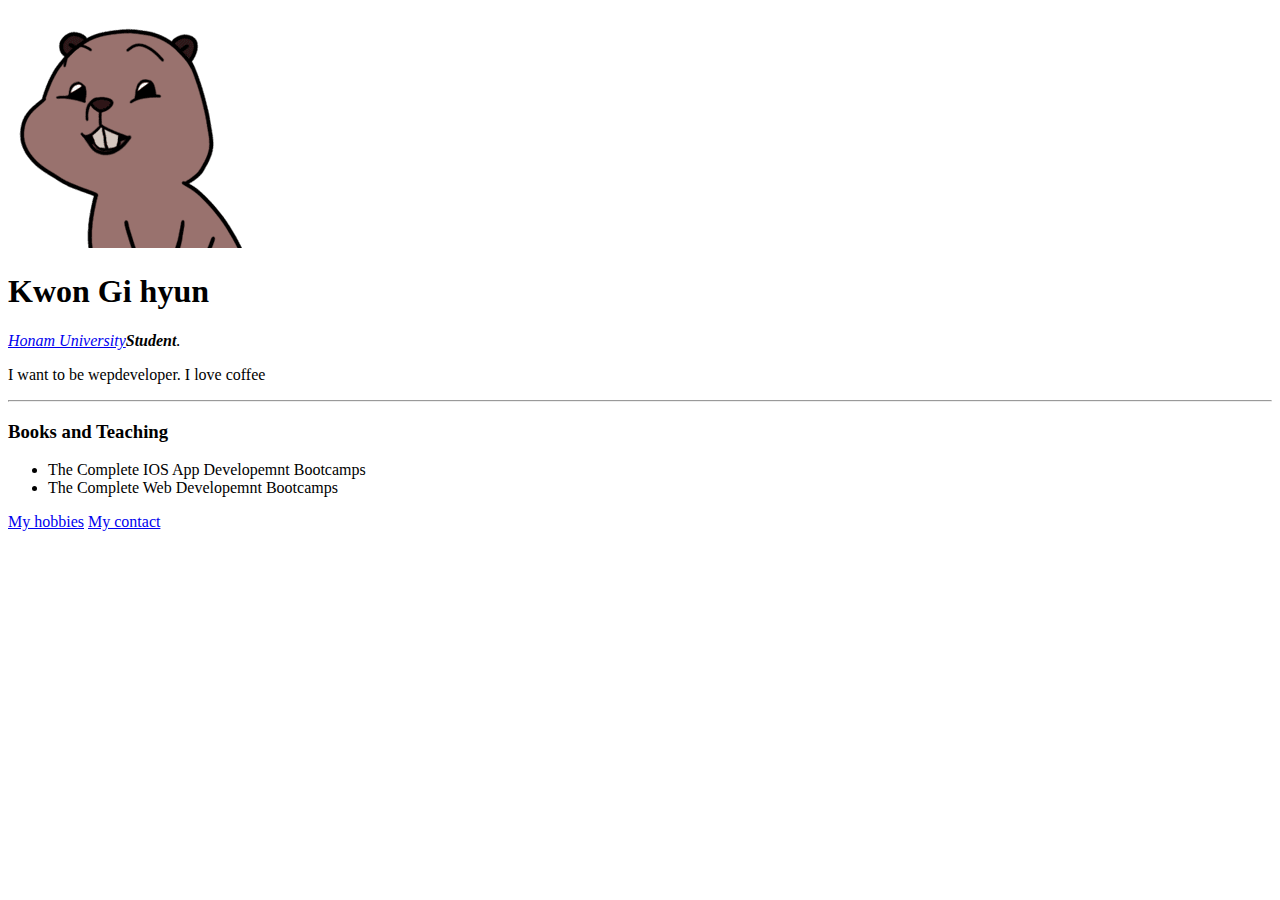
<file: Day-41/index.html>
<!DOCTYPE html>
<html>
    <head>
        <meta charset="utf-8">
        <title> 🌟 Gihyun's Personal Site</title>
    </head>
    <body>
        <img src = "beaver.png", alt="gihyun profile image">
        <h1> Kwon Gi hyun </h1>
        <p><em><a href="https://www.honam.ac.kr/">Honam University</a><strong>Student</strong>.</em></p>
        <p>I want to be wepdeveloper.  I love coffee</p>
        <hr>
        <h3>Books and Teaching</h3>
        <ul>
            <li>The Complete IOS App Developemnt Bootcamps</li>
            <li>The Complete Web Developemnt Bootcamps</li>
        </ul>
        <a href = "hobbies.html">My hobbies</a>
        <a href = "contact.html">My contact</a>
    </body>
</html>
</file>
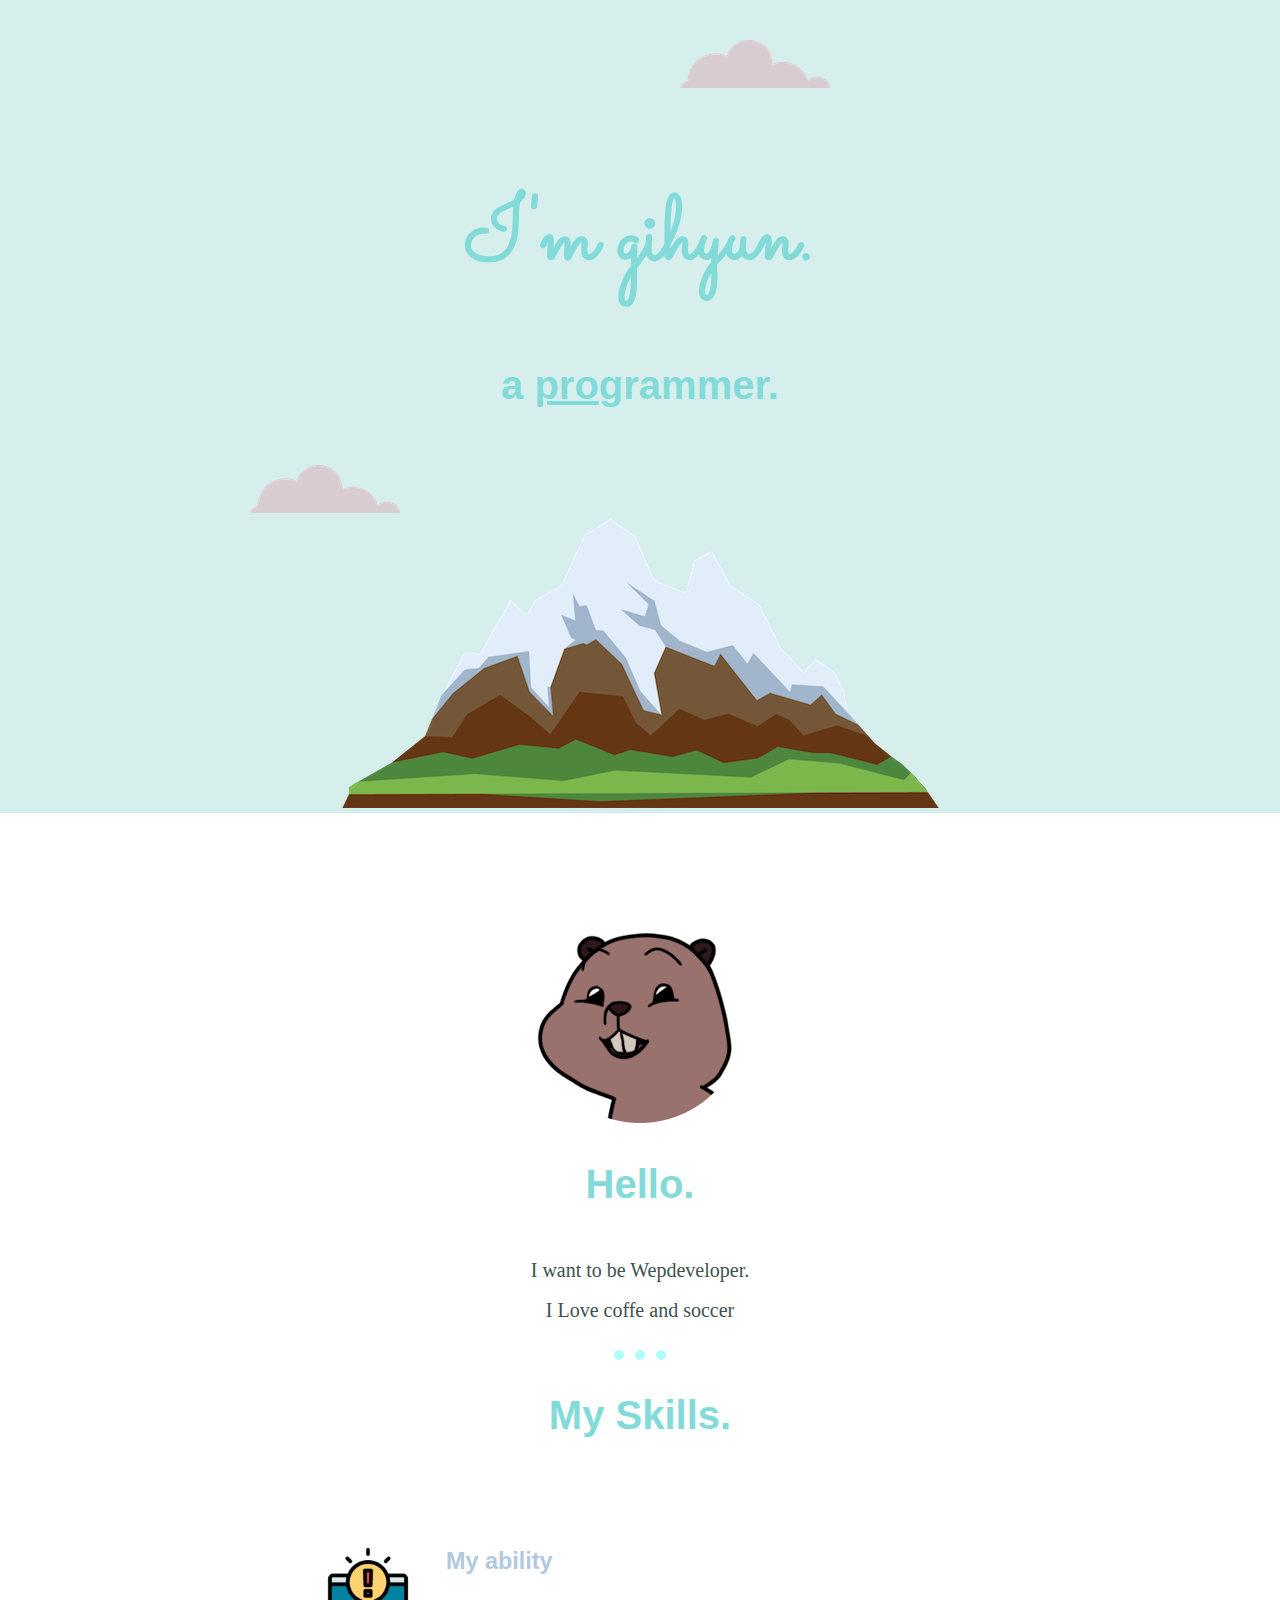
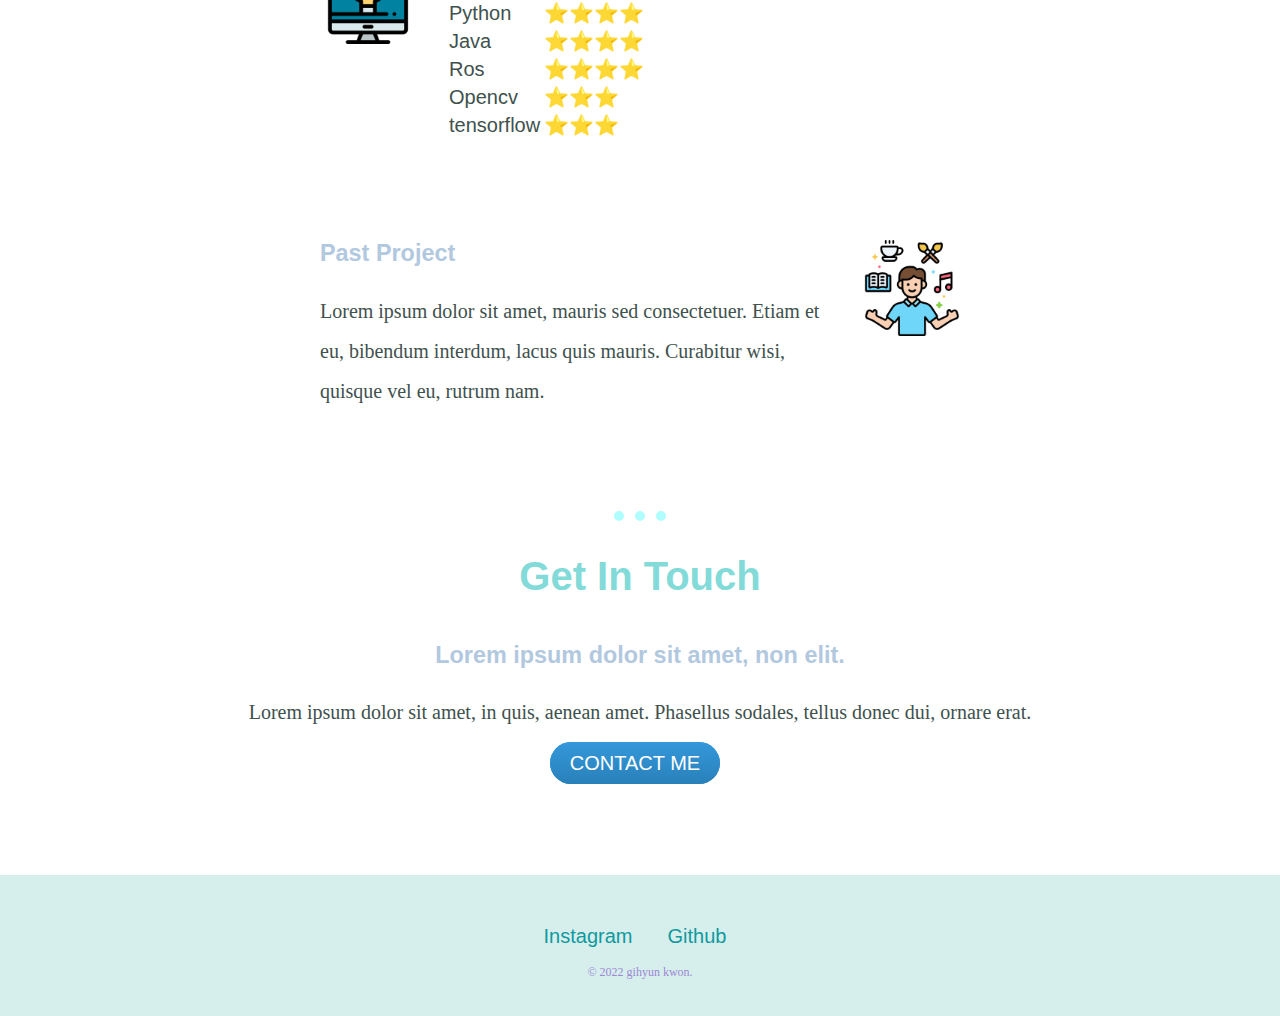
<file: Day-44/index.html>
<!DOCTYPE html>
<html>
    <head>
        <meta charset="UTF-8">
        <title>gihyun kwon</title>
        <link rel="stylesheet" href="css/styles.css">
        <link rel="icon" href="favicon.ico">
        <link href="https://fonts.googleapis.com/css2?family=Sacramento&display=swap" rel="stylesheet">
    </head>
    <body>
    <div class="top-container">
        <img class="top_cloud" src = "image/cloud.png" alt = "cloud-img">
        <h1>I'm gihyun.</h1>
        <h2>a <span class="pro">pro</span>grammer.</h2>
        <img class= "bottom_cloud" src = "image/cloud.png" alt = "cloud-img">
        <img src = "image/mountain.png" alt = "mountain-img">
    </div>
    <div class="middle-container">
        <div class="profile">
            <img src="image/beaver-modified.png" alt="profile">
            <h2>Hello.</h2>
            <p class="intro">I want to be Wepdeveloper. <br>I Love coffe and soccer</p>
        </div>
        <hr>
        <div class="skills">
            <h2>My Skills.</h2>
            <div class="skill-row">
            <img class="computer" src="image/computer.png" alt="computer_img">
            <h3>My ability</h3>
            <table cellsapcing = "10">
                <tr>
                    <td>Python</td>
                    <td>⭐⭐⭐⭐</td>
                </tr>
                <tr>
                    <td>Java</td>
                    <td>⭐⭐⭐⭐</td>
                </tr>
                <tr>
                    <td>Ros</td>
                    <td>⭐⭐⭐⭐</td>
                </tr>
                <tr>
                    <td>Opencv</td>
                    <td>⭐⭐⭐</td>
                </tr>   
                <tr>
                    <td>tensorflow</td>
                    <td>⭐⭐⭐</td>
                </tr>
                
            </table>
        </div>
        <div class="skill-row">
            <img class="free" src="image/free.png" alt="free_img">
            <h3>Past Project</h3>
            <p class="code-skill-row-description">Lorem ipsum dolor sit amet, mauris sed consectetuer. Etiam et eu, bibendum interdum, lacus quis mauris. Curabitur wisi, quisque vel eu, rutrum nam.</p>         
        </div>
        </div>
        <hr>
        <div class="contact-me">
            <h2>Get In Touch</h2>
            <h3>Lorem ipsum dolor sit amet, non elit.</h3>
            <p>Lorem ipsum dolor sit amet, in quis, aenean amet. Phasellus sodales, tellus donec dui, ornare erat.</p>
            <a class="btn" href="mailto:rlgus3351@email.com">CONTACT ME</a>
        </div>
        </div>
    <div class="bottom-container">
        <a class="footer-link" href="https://www.instagram.com/_kyun._.2/">Instagram</a>
        <a class="footer-link" href="https://github.com/rlgus3351/Python">Github</a>
        <p class="copyright">© 2022 gihyun kwon.</p>
    </div>
    </div>
    </body>
</html>
</file>
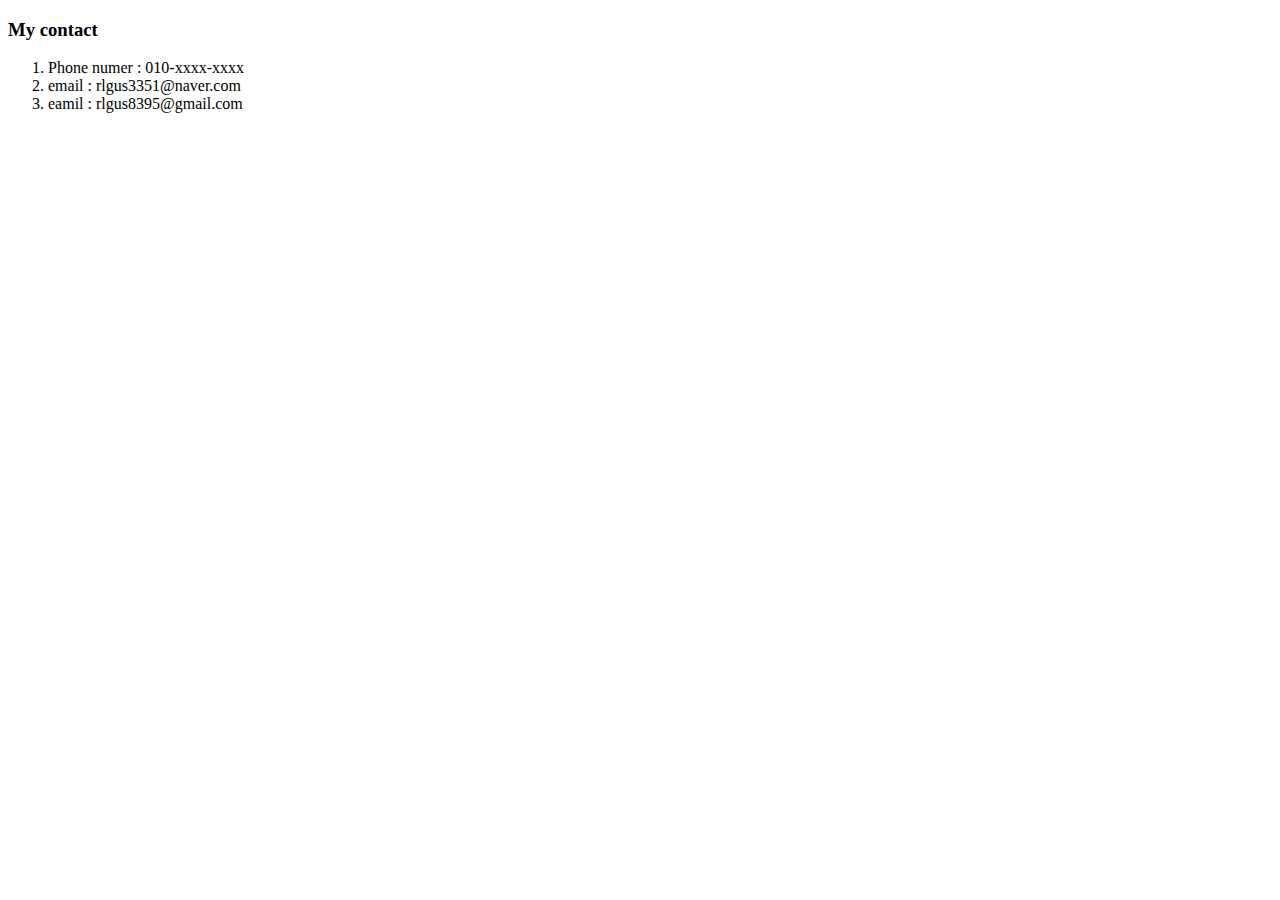
<file: Day-41/contact.html>
<!DOCTYPE html>
<html>
    <head>
        <meta charset="utf-8" />
        <title>My contact</title>
    </head>
    <body>
        <h3>My contact</h3>
        <ol>
            <li>Phone numer : 010-xxxx-xxxx</li>
            <li>email : rlgus3351@naver.com</li>
            <li>eamil : rlgus8395@gmail.com</li>
        </ol>
    </body>
</html>
</file>
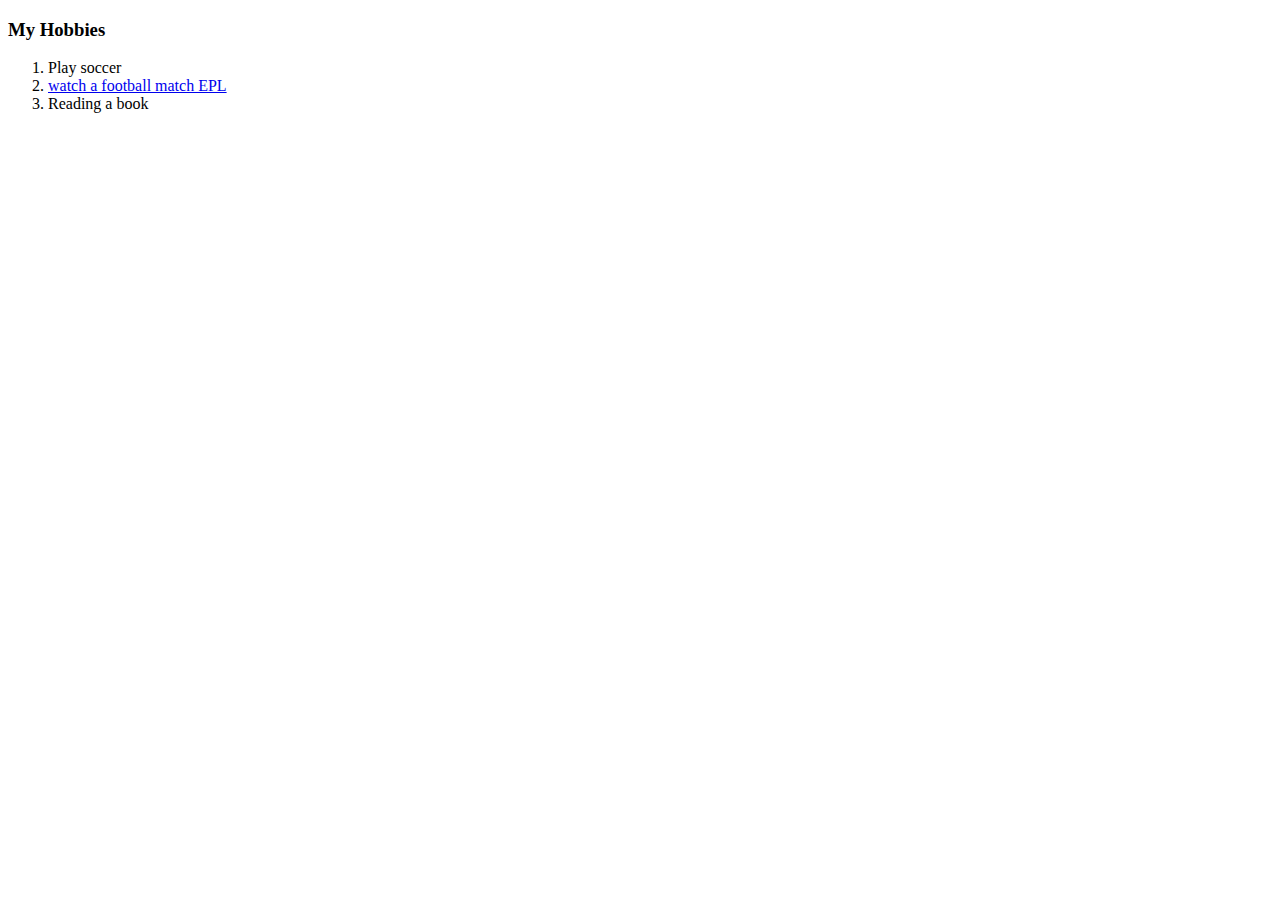
<file: Day-41/hobbies.html>
<!DOCTYPE html>
<html>
    <head>
        <meta charset="utf-8" />
        <title>My hobbies</title>
    </head>
    <body>
        <h3>My Hobbies</h3>
        <ol>
            <li>Play soccer</li>
            <li><a href="https://www.premierleague.com/">watch a football match EPL</a></li>
            <li>Reading a book</li>
        </ol>
    </body>
</html>
</file>
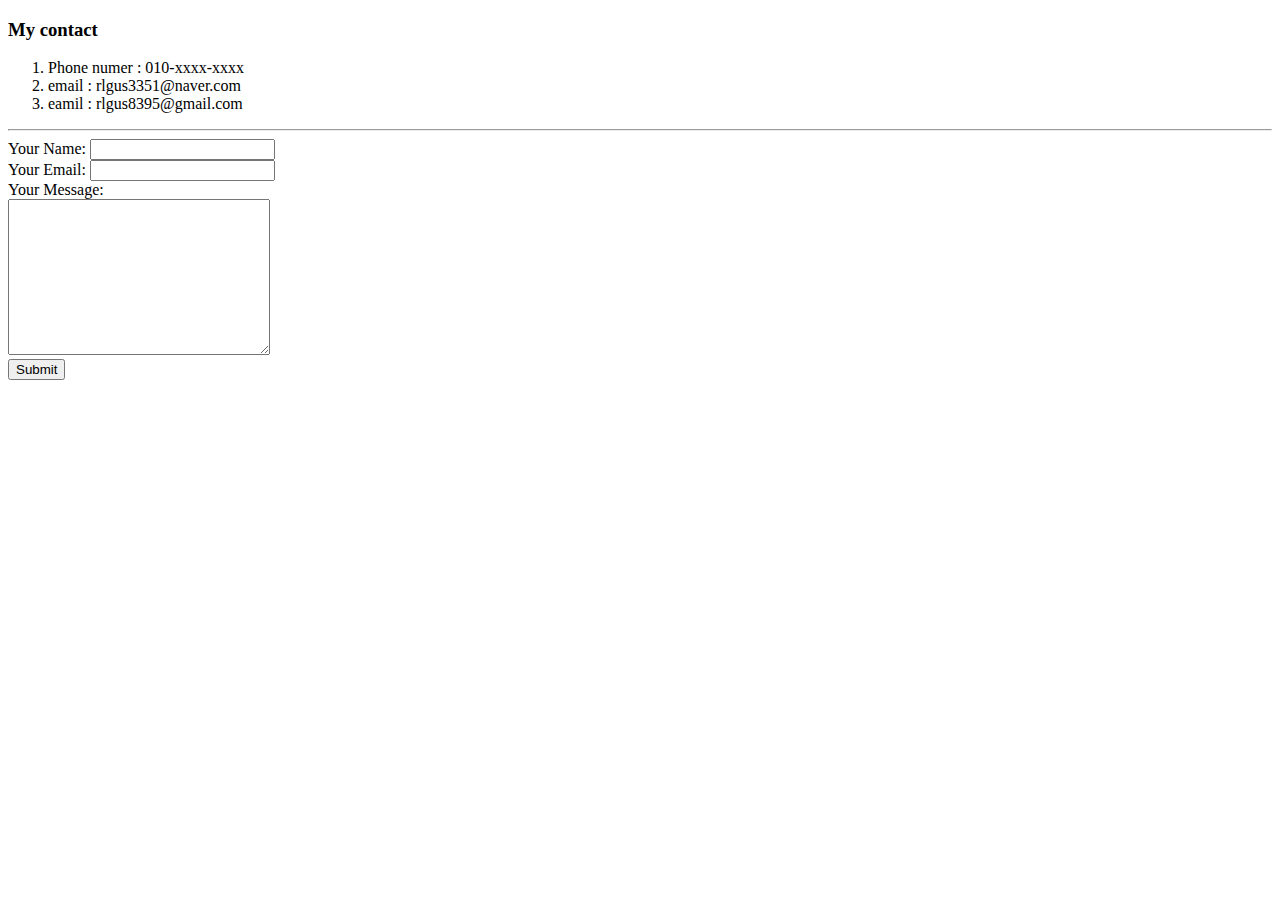
<file: Day-42/contact.html>
<!DOCTYPE html>
<html>
  <head>
    <meta charset="utf-8" />
    <title>My contact</title>
  </head>
  <body>
    <h3>My contact</h3>
    <ol>
      <li>Phone numer : 010-xxxx-xxxx</li>
      <li>email : rlgus3351@naver.com</li>
      <li>eamil : rlgus8395@gmail.com</li>
    </ol>
    <hr>
    <form action = "index.html", method="post" enctype="text/plain">
      <label>Your Name:</label>
      <input type = "text" name = "yourName" value=""><br>
      <label>Your Email:</label>
      <input type = "email" name = "yourEamil" value=""><br>
      <label>Your Message:</label><br>
      <textarea name = "yourMessage" rows="10" cols = "30"></textarea><br>
      <input type = "submit" name = "">
    </form>
  </body>
</html>
</file>
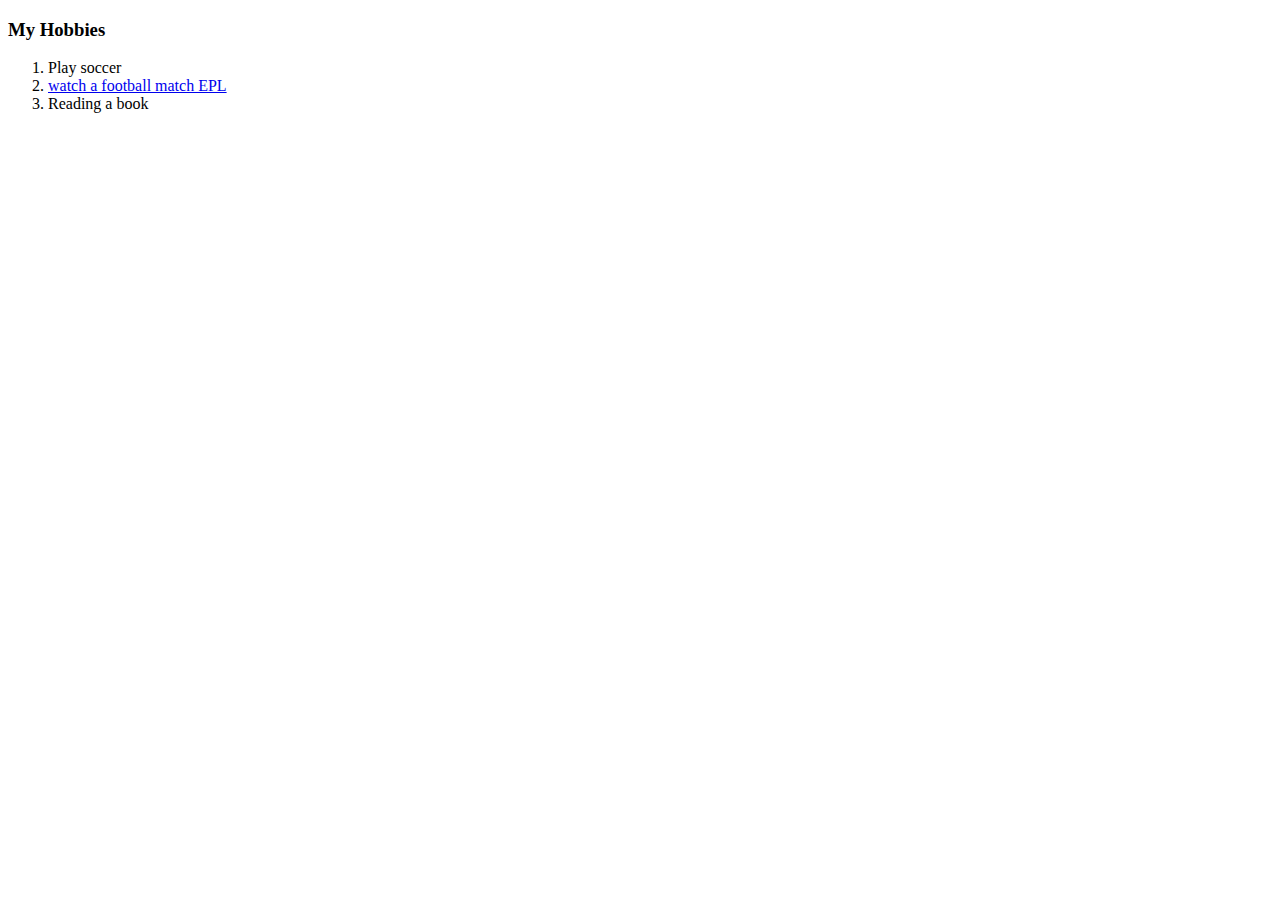
<file: Day-42/hobbies.html>
<!DOCTYPE html>
<html>
  <head>
    <meta charset="utf-8" />
    <title>My hobbies</title>
  </head>
  <body>
    <h3>My Hobbies</h3>
    <ol>
      <li>Play soccer</li>
      <li>
        <a href="https://www.premierleague.com/">watch a football match EPL</a>
      </li>
      <li>Reading a book</li>
    </ol>
  </body>
</html>
</file>
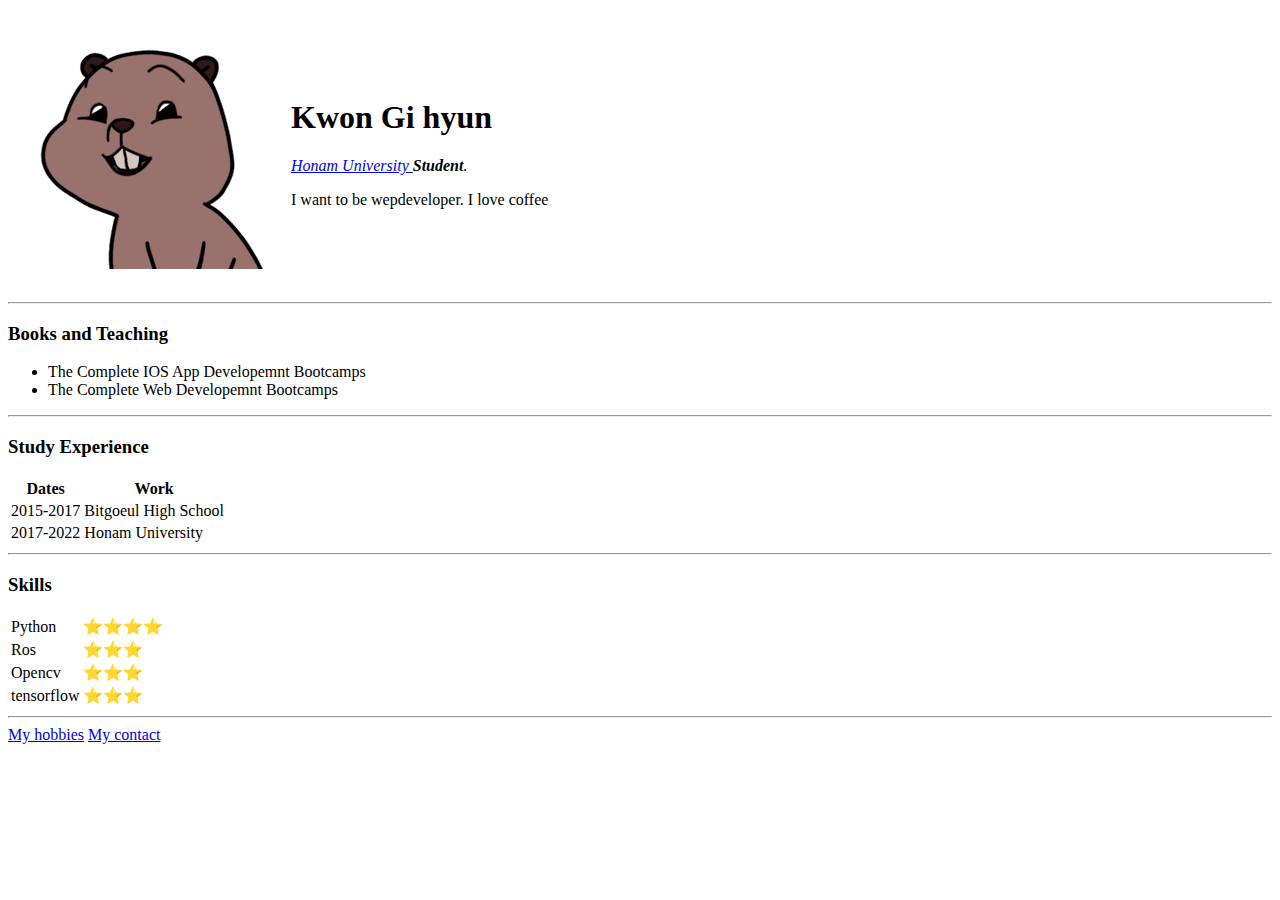
<file: Day-42/index_a.html>
<!DOCTYPE html>
<html>
    <head>
        <meta charset="utf-8">
        <title> 🌟 Gihyun's Personal Site</title>
    </head>
    <body>
        <table cellspacing="20">
            <tr>
                <td><img src = "beaver.png", alt="gihyun profile image"></td>
                <td><h1> Kwon Gi hyun </h1>
                    <p><em><a href="https://www.honam.ac.kr/">Honam University </a><strong>Student</strong>.</em></p>
                    <p>I want to be wepdeveloper.  I love coffee</p></td>
            </tr>
        </table>
        <hr>
        <h3>Books and Teaching</h3>
        <ul>
            <li>The Complete IOS App Developemnt Bootcamps</li>
            <li>The Complete Web Developemnt Bootcamps</li>
        </ul>
        <hr>
        <h3>Study Experience</h3>
        <table cellsapcing = "10">
            <thead>
                <tr>
                    <th>Dates</th>
                    <th>Work</th>
                </tr>
            </thead>
            <tbody></tbody>
            <tr>
                <td>2015-2017</td>
                <td>Bitgoeul High School</td>
            </tr>
            <tr>
                <td>2017-2022</td>
                <td>Honam University</td>
            </tr>
        </table>
        <hr>
        <h3>Skills</h3>
        <table cellsapcing = "10">
            <tr>
                <td>Python</td>
                <td>⭐⭐⭐⭐</td>
            </tr>
            <tr>
                <td>Ros</td>
                <td>⭐⭐⭐</td>
            </tr>
            <tr>
                <td>Opencv</td>
                <td>⭐⭐⭐</td>
            </tr>   
            <tr>
                <td>tensorflow</td>
                <td>⭐⭐⭐</td>
            </tr>
        </table>
        <hr>
        <a href = "hobbies.html">My hobbies</a>
        <a href = "contact.html">My contact</a>
    </body>
</html>
</file>
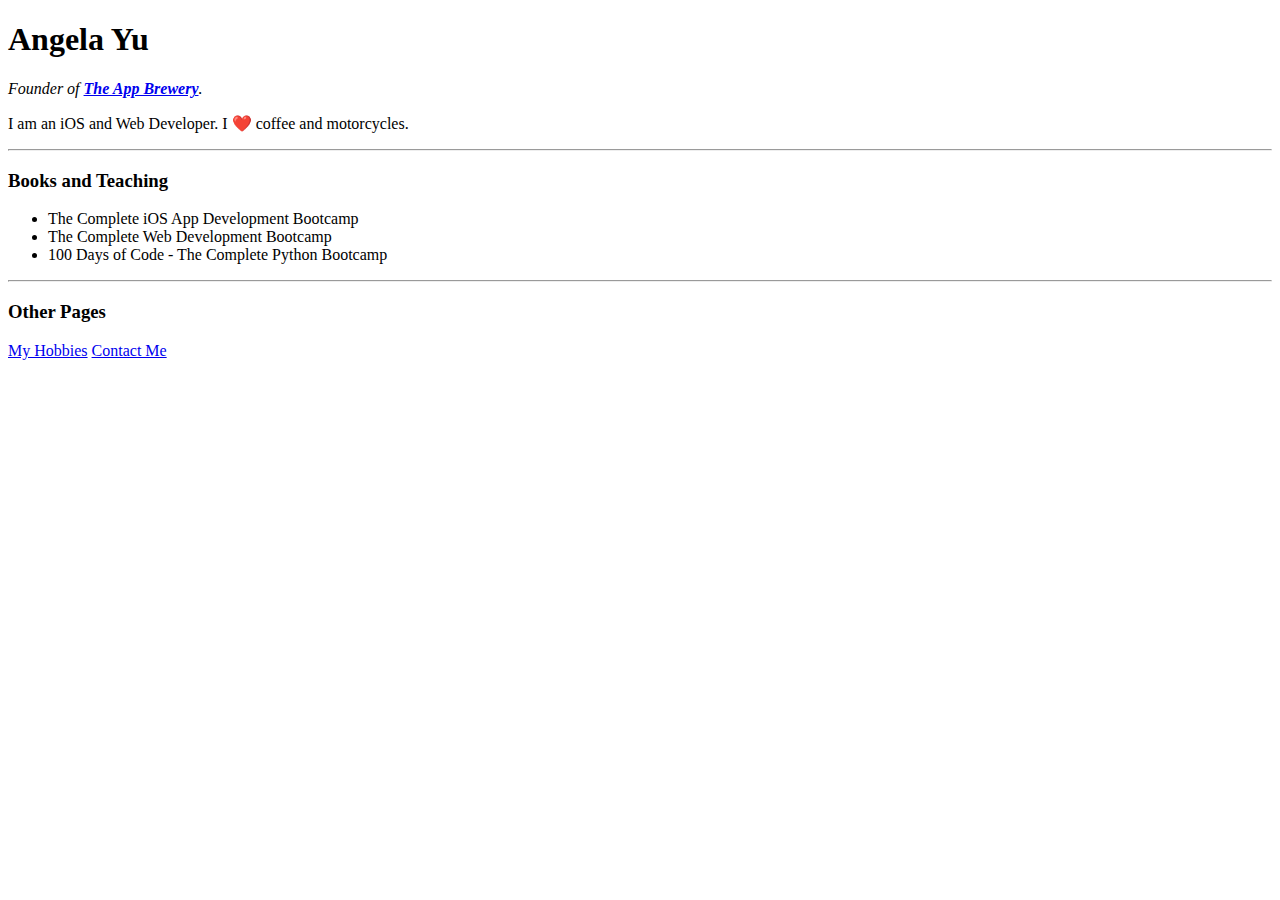
<file: Day-45/website.html>
<!DOCTYPE html>
<html>

<head>
	<meta charset="utf-8">
	<title>Angela's Personal Site</title>
</head>

<body>
	<h1 id="name">Angela Yu</h1>
	<p><em>Founder of <strong><a href="https://www.appbrewery.co/">The App Brewery</a></strong>.</em></p>
	<p>I am an iOS and Web Developer. I ❤️ coffee and motorcycles.</p>
	<hr>
	<h3 class="heading">Books and Teaching</h3>
	<ul>
		<li>The Complete iOS App Development Bootcamp</li>
		<li>The Complete Web Development Bootcamp</li>
		<li>100 Days of Code - The Complete Python Bootcamp</li>
	</ul>
	<hr>
	<h3 class="heading">Other Pages</h3>
	<a href="https://angelabauer.github.io/cv/hobbies.html">My Hobbies</a>
	<a href="https://angelabauer.github.io/cv/contact-me.html">Contact Me</a>
</body>

</html>
</file>
<file: Day-44/css/styles.css>
body {
    margin: 0;
    text-align: center;
    font-family: 'Merriweather', serif;
    font-size: 20px;
    color : #40514e;

}
h1 {  
    font-size: 90px;
    margin: 50px auto 0 auto;
    line-height: 2;
    font-family: 'Sacramento', cursive;
    color: #82DBD8;
}

h2 {
    font-size :2.5rem;
    color : #82DBD8;
    font-family: 'Montserrat', sans-serif;
    padding-bottom: 10px;
}

h3 {
    color : #B2C8DF;
    font-family: 'Montserrat', sans-serif;
}
h4 {
    font-family: 'Montserrat', sans-serif;
    color : #B2C8DF;
}

hr{
    border-style: none;
    border-bottom-style: dotted;
    border-color: #b0fdfd;
    border-width: 10px;
    height: 0px;
    width: 4%;
}

p {
    line-height: 2;
}

table {
    font-family: 'Montserrat', sans-serif;
}
a{
    color : #11999e;
    font-family: 'Montserrat', sans-serif;
    margin : 0 20px 0 10px;
    text-decoration: none;
}
.top-container {
    background-color: #D6EFED;
    font-weight: normal;
    position : relative;
    padding-top: 100px;
    
    
}
.middle-container {
    margin : 100px 0 100px 0
}
.bottom-container {
    background-color: #D6EFED;
    padding : 50px 0 20px;
}

.pro{
    text-decoration : underline;
}

.top_cloud{
    position : absolute;
    right : 450px;
    top : 40px;
}

.bottom_cloud {
    position : absolute;
    left : 250px;
    bottom : 300px;
}
.skill-row {
    width: 50%;
    position: relative;
    margin: 100px auto 100px auto;
    text-align: left;
    
}
.computer {
    width : 15%;
    float: left;
    margin-right: 30px;
}
.free {
    width : 15%;
    float: right;
    margin-left: 30px;
    
}

.intro{
    width : 30%;
    margin: auto;
    padding-bottom: 10px;
}
.contact-message{
    width : 40%;
    margin : 40px auto 60px;
}

.copyright {
    color : #9e87d4;
    font-size: 0.75rem;
}
.btn {
    background: #3498db;
    background-image: -webkit-linear-gradient(top, #3498db, #2980b9);
    background-image: -moz-linear-gradient(top, #3498db, #2980b9);
    background-image: -ms-linear-gradient(top, #3498db, #2980b9);
    background-image: -o-linear-gradient(top, #3498db, #2980b9);
    background-image: linear-gradient(to bottom, #3498db, #2980b9);
    -webkit-border-radius: 28;
    -moz-border-radius: 28;
    border-radius: 28px;
    font-family: Arial;
    color: #ffffff;
    font-size: 20px;
    padding: 10px 20px 10px 20px;
    text-decoration: none;
}

.btn:hover {
    background: #3cb0fd;
    background-image: -webkit-linear-gradient(top, #3cb0fd, #2bc4ad);
    background-image: -moz-linear-gradient(top, #3cb0fd, #2bc4ad);
    background-image: -ms-linear-gradient(top, #3cb0fd, #2bc4ad);
    background-image: -o-linear-gradient(top, #3cb0fd, #2bc4ad);
    background-image: linear-gradient(to bottom, #3cb0fd, #2bc4ad);
    text-decoration: none;
}
</file>
